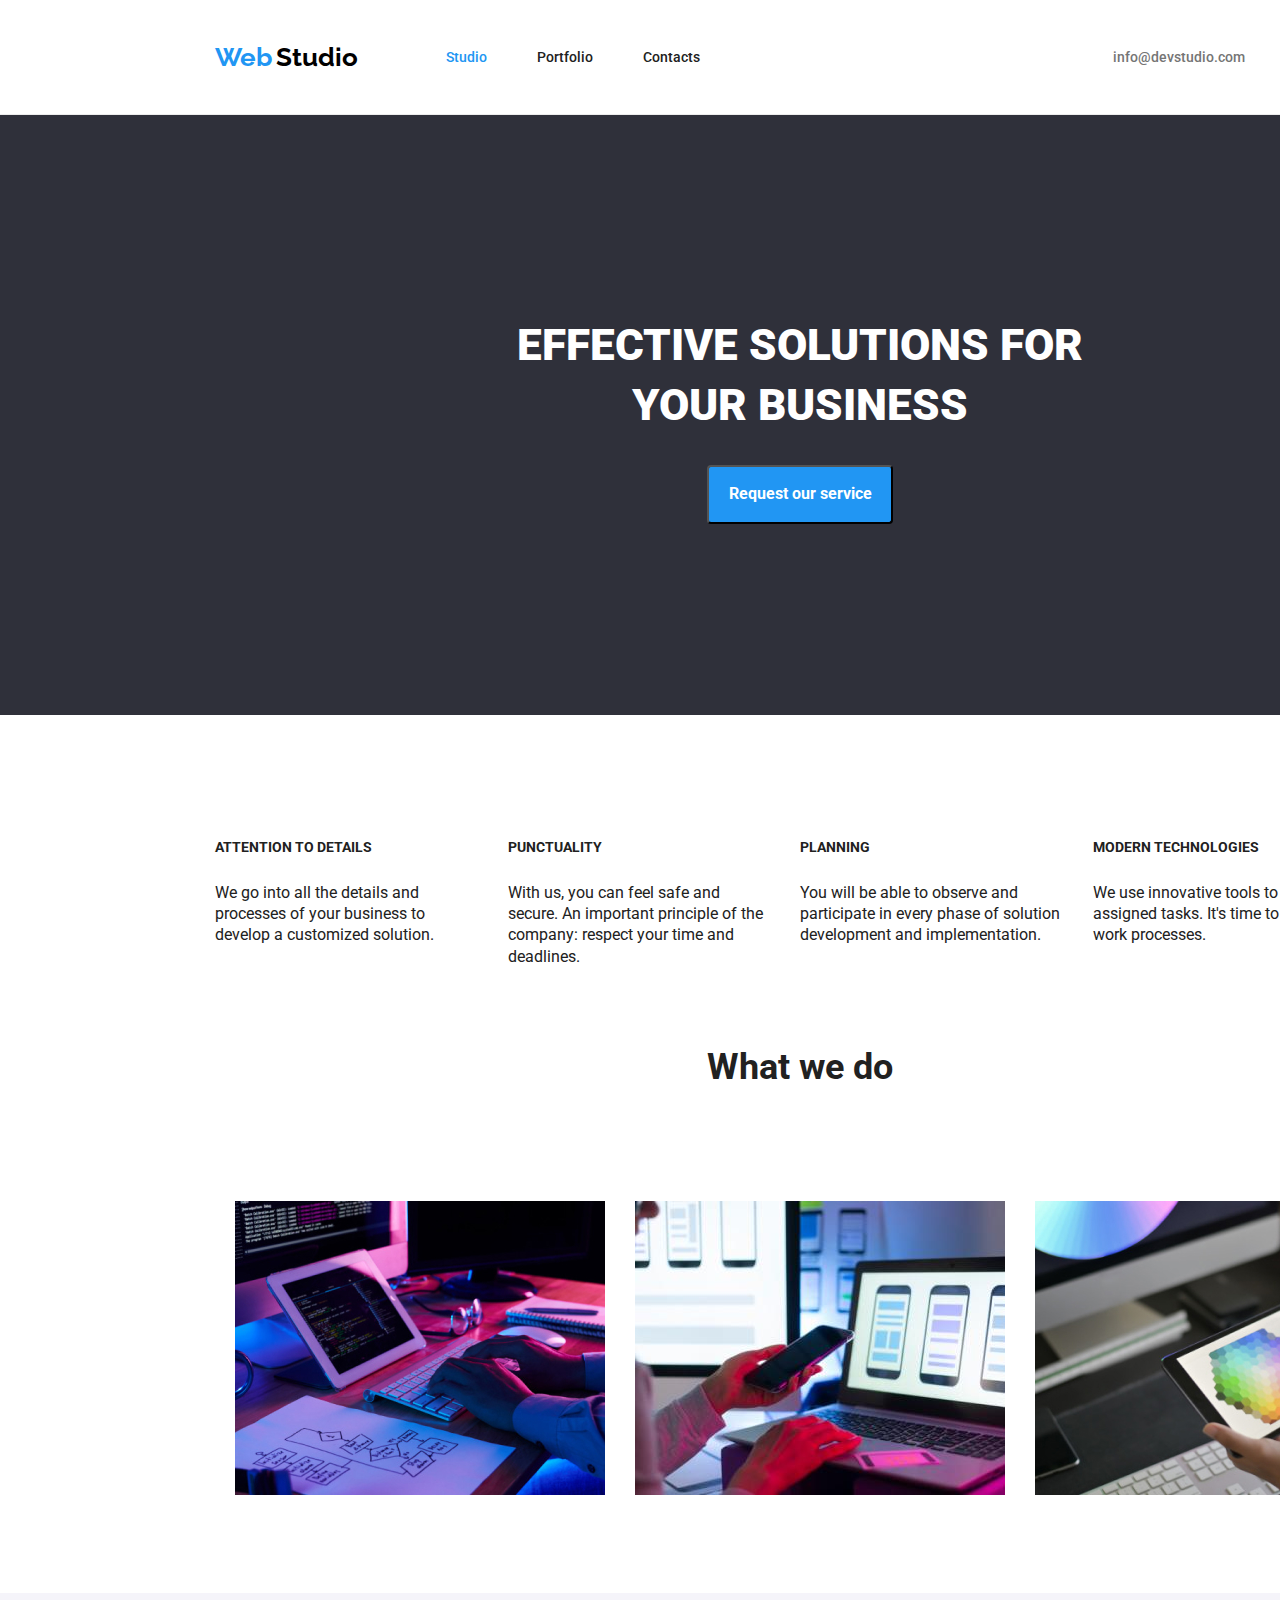
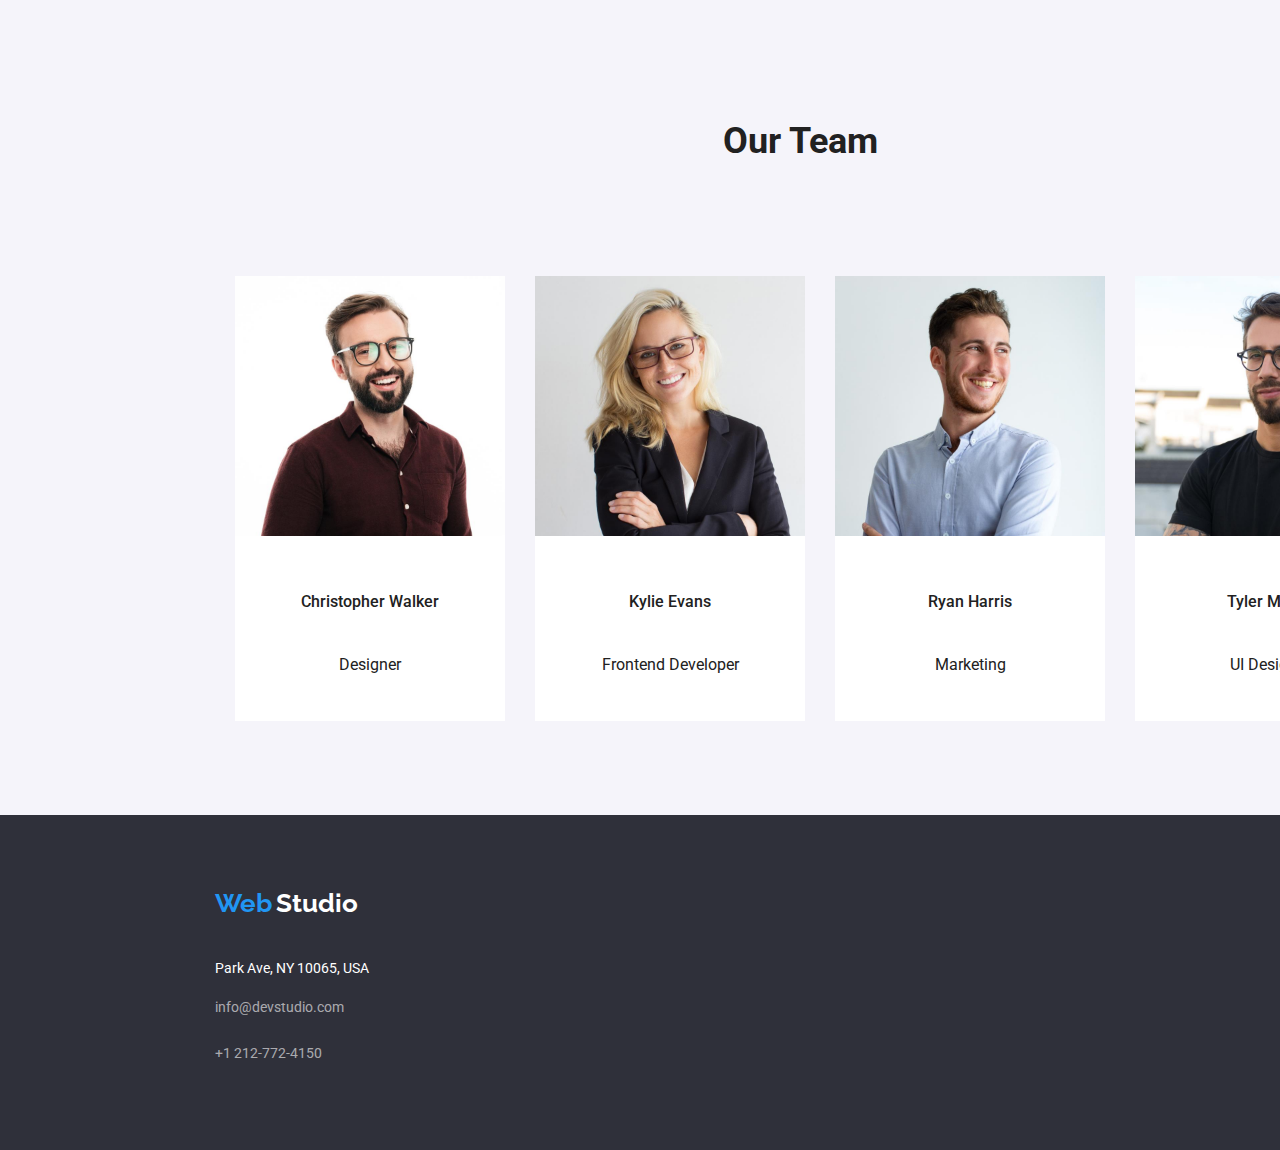
<file: index.html>
<!DOCTYPE html>
   <html lang="en">
   <head>
       <meta charset="UTF-8">
       <meta name="viewport" content="width=device-width, initial-scale=1.0">
    <title>Web Studio Homework Project</title>

    <link rel="preconnect" href="https://fonts.googleapis.com">
    <link rel="preconnect" href="https://fonts.gstatic.com" crossorigin>
    <link href="https://fonts.googleapis.com/css2?family=Raleway:wght@700&family=Roboto:wght@400;500;700;900&display=swap" rel="stylesheet">

    <link
    rel="stylesheet"
    href="https://cdnjs.cloudflare.com/ajax/libs/modern-normalize/1.0.0/modern-normalize.min.css"
  />

    <link rel="stylesheet" href="css/style.css" />

   </head>

   <body class="container">
     <header class="global-header">
        <a href="./logo.html"
    target="_blank">

    <div class="nav-container">
    <span class="Web-header">Web</span>
    <span class="Studio-header">Studio</span>
    </a>

    <nav class="main-navigation">
        <ul>
            <li><a href="index.html" class="nav-link current">Studio</a></li>
            <li><a href="portfolio.html" class="nav-link">Portfolio</a></li>
            <li><a href="#" class= "nav-link">Contacts</a></li>
        </ul>
    </nav>
   

   <nav class="contacts-header">
    <a href="mailto:info@devstudio.com">info@devstudio.com</a>
    <a href="tel:212-772-4150" class="phone-number">212-772-4150</a>
   </nav>

    </div>
</header>

    

   <main class="container">
    <section class="solutions-for-business">
        <h1>EFFECTIVE SOLUTIONS FOR <br>
            YOUR BUSINESS</h1>
            <button type="button">Request our service</button>
    </section>

    
    <section>
        <ul class="values">

    <li class="value-item"><h3>ATTENTION TO DETAILS</h3>
    <p>We go into all the details and processes of your business to develop a 
        customized solution.
    </p></li>

    <li class="value-item"><h3>PUNCTUALITY</h3>
    <p>With us, you can feel safe and secure. An important principle of the company: respect your time and deadlines.</p></li>

    <li class="value-item"><h3>PLANNING</h3>
    <p>You will be able to observe and participate in every phase of solution 
        development and implementation.</p></li>

    <li class="value-item"><h3>MODERN TECHNOLOGIES</h3>
    <p>We use innovative tools to solve assigned tasks. It's time to simplify work processes.</p></li>
        </ul>
        </section>

        <section class="what-we-do">
  <h2>What we do</h2>
   <ul>
    <li><img src="./images/img1.jpg" alt="Website Creation" width="370" /></li>
    <li><img src="./images/img2.jpg" alt="Phone" width="370" /></li>
    <li><img src="./images/img3.jpg" alt="Design" width="370" /></li>
   </ul>
 </section>


<div class="team">
    <h2>Our Team</h2>
    <ul class="team-page1">
    <li class="team-members">
        <img src="./images/team-member1.jpg" alt="Product Designer picture" width="270" />
    <h4>Christopher Walker</h4>
    <p>Designer</p>
    </li>

    <li class="team-members">
        <img src="./images/team-member2.jpg" alt="Frontend Developer picture" width="270"/>
    <h4>Kylie Evans</h4>
    <p>Frontend Developer</p>
    </li>

    <li class="team-members">
        <img src="./images/team-member3.jpg" alt="Marketing Team member picture" width="270" />
    <h4>Ryan Harris</h4>
    <p>Marketing</p>
    </li>

    <li class="team-members">
        <img src="./images/team-member4.jpg" alt="UI Designer picture" width="270" />
    <h4>Tyler Moore</h4>
    <p>UI Designer</p>
    </li>

    </ul>
  </section>
  </main>


  <footer class="address">

    <a href="./logo.html"
    target="_blank">

    <div class="address-container">
    <span class="Web">Web</span>
    <span class="Studio">Studio</span>
    </a>

    <address class="address-footer">Park Ave, NY 10065, USA</address>
    <address class="contacts-footer">
        <a href="mailto:info@devstudio.com" class="mail-footer">info@devstudio.com</a><br />
        <a href="tel:+1212-772-4150" class="phone-number-footer">+1 212-772-4150</a>
      </address>
    </div>

   </footer>
 </body>
 </html>
</file>
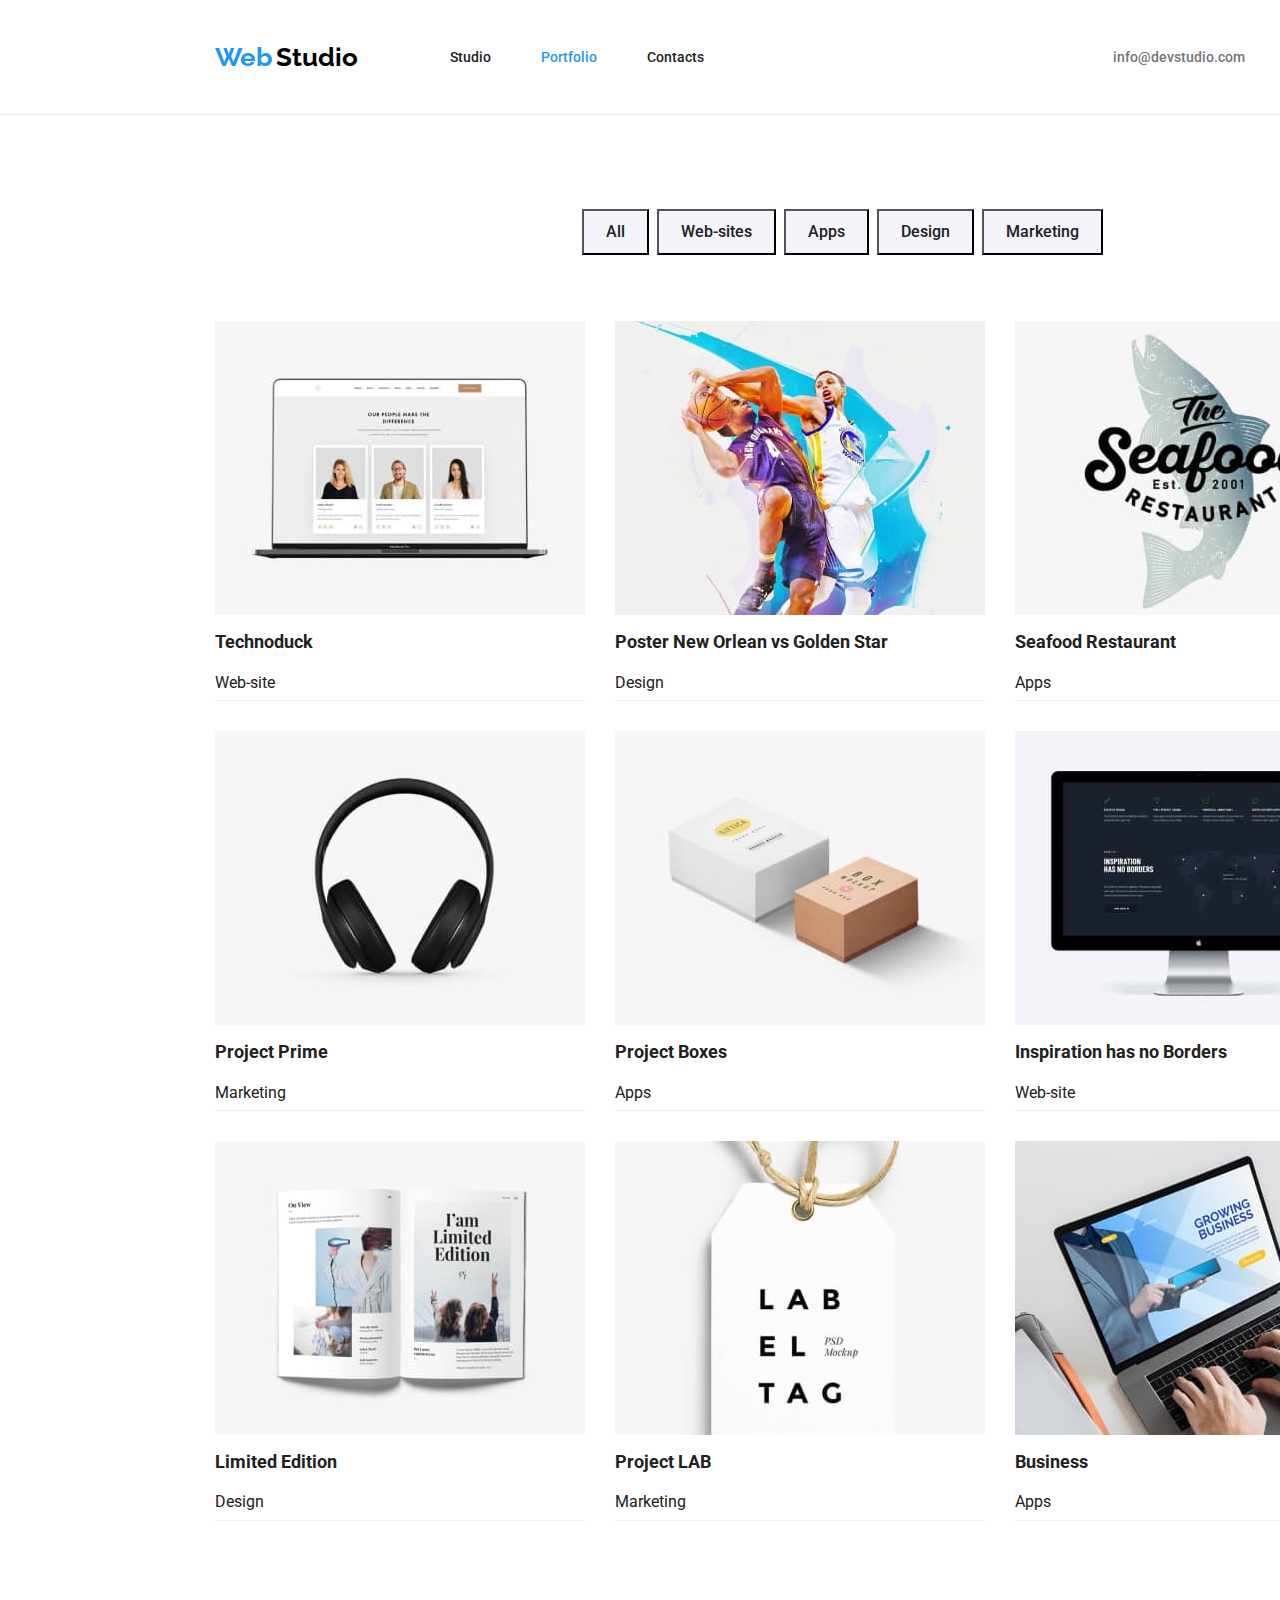
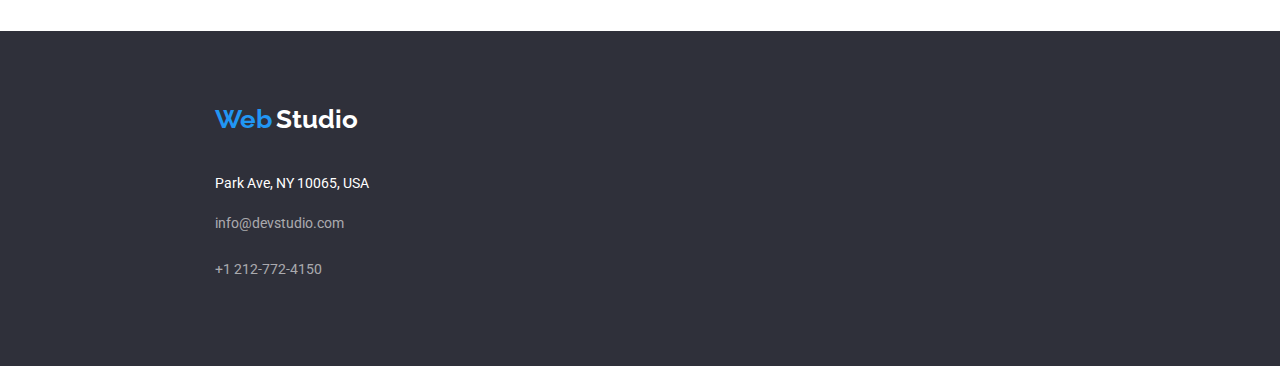
<file: portfolio.html>
<!DOCTYPE html>
  <html lang="en">
  <head>
    <meta charset="UTF-8">
    <meta name="viewport" content="width=device-width, initial-scale=1.0">
     <title>Portfolio</title>

     <link rel="preconnect" href="https://fonts.googleapis.com">
     <link rel="preconnect" href="https://fonts.gstatic.com" crossorigin>
     <link href="https://fonts.googleapis.com/css2?family=Raleway:wght@700&family=Roboto:wght@400;500;700;900&display=swap" rel="stylesheet">

     <link
     rel="stylesheet"
     href="https://cdnjs.cloudflare.com/ajax/libs/modern-normalize/1.0.0/modern-normalize.min.css"
   />

     <link rel="stylesheet" href="css/style.css" />
   </head>

<body class="container">
  <header class="global-header">
    <a href="./logo.html"
    target="_blank">

    <div class="nav-container">
    <span class="Web-header">Web</span>
    <span class="Studio-header">Studio</span>
    </a>


   <nav class="main-navigation">
    <ul>
        <li><a href="index.html" class="nav-link">Studio</a></li>
        <li><a href="portfolio.html" class="nav-link current">Portfolio</a></li>
        <li><a href="#" class= "nav-link">Contacts</a></li>
    </ul>
   </nav>
  
   <nav class="contacts-header2">
    <a href="mailto:info@devstudio.com">info@devstudio.com</a>
    <a href="tel:212-772-4150">212-772-4150</a>
  </nav>
</div>
</header>

 <main class="projects">
 <section class="portfolio-container">
    <nav class="types-of-projects">
        <ul>
            <li><button type="button">All</button></li>
            <li><button type="button">Web-sites</button></li>
            <li><button type="button">Apps</button></li>
            <li><button type="button">Design</button></li>
            <li><button type="button">Marketing</button></li>
        </ul>
    </nav>

        <ul class="card-set">
        <li class="items">
            <img src="images/portfolio1.jpg" alt="Technoduck" width="370" />
            <br />
            <span class="project-title">Technoduck</span>
            <br />
            <span class="project-type">Web-site</span>
        </li>
       
        <li class="items">
            <img src="./images/portfolio2.jpg" alt="Poster New Orlean vs Golden Star" width="370"/>
            <br />
           <span class="project-title">Poster New Orlean vs Golden Star</span>
            <br />
           <span class="project-type">Design</span>
        </li>
       
        <li class="items">
            <img src="./images/portfolio3.jpg" alt="Seafood Restaurant" width="370" />
            <br />
            <span class="project-title">Seafood Restaurant</span>
            <br />
            <span class="project-type">Apps</span>
        </li>
       
        <li class="items">
            <img src="./images/portfolio4.jpg" alt="Project Prime" width="370" />
            <br />
            <span class="project-title">Project Prime</span>
            <br />
            <span class="project-type">Marketing</span>
        </li>
       
        <li class="items">
            <img src="./images/portfolio5.jpg" alt="Project Boxes" width="370" />
            <br />
            <span class="project-title">Project Boxes</span>
            <br />
            <span class="project-type">Apps</span>
        </li>
       
        <li class="items">
            <img src="./images/portfolio6.jpg" alt="Inspiration has no Borders" width="370" />
            <br />
            <span class="project-title">Inspiration has no Borders</span>
            <br />
            <span class="project-type">Web-site</span>
        </li>
       
        <li class="items">
            <img src="./images/portfolio7.jpg" alt="Limited Edition" width="370" />
            <br />
            <span class="project-title">Limited Edition</span>
            <br />
            <span class="project-type">Design</span>
        </li>
       
        <li class="items">
            <img src="./images/portfolio8.jpg" alt="Project LAB" width="370" />
            <br />
            <span class="project-title">Project LAB</span>
            <br />
            <span class="project-type">Marketing</span>
        </li>

        <li class="items">
            <img src="./images/portfolio9.jpg" alt="Growing Business" width="370" />
            <br />
            <span class="project-title">Business</span>
            <br />
            <span class="project-type">Apps</span>
        </li>
       
    </ul>
         </section>
         </main>

  <footer class="address">

    <a href="./logo.html"
    target="_blank">

    <div class="address-container">
    <span class="Web">Web</span>
    <span class="Studio">Studio</span>
    </a>

    <address class="address-footer">Park Ave, NY 10065, USA</address>
    <address class="contacts-footer">
        <a href="mailto:info@devstudio.com" class="mail-footer">info@devstudio.com</a><br />
        <a href="tel:+1212-772-4150" class="phone-number-footer">+1 212-772-4150</a>
      </address>
    </div>
   </footer>

  </body>
  </html>
</file>
<file: css/style.css>
:root {
    --highlight-color: #2196F3;
}


body {
    color:#212121;
    font-family: Roboto, sans-serif;
}

.nav-link {
        color:#212121;
        font-weight: 500;
        font-size: 14px;
        line-height: 1.17;
        letter-spacing: 2%;
        text-decoration: none;
    }

    .current {
        color: var(--highlight-color);
    }   


ul {
    list-style-type: none;
}

.solutions-for-business {
    background-color: #2F303A;
}

.solutions-for-business button {
    background-color:#2196F3;
    color: #FFFFFF;
    font-family: inherit;
    font-weight: 700;
    font-size: 16px;
    line-height: 2.14;
    letter-spacing: 6%;
    text-align: center;
}

.solutions-for-business button:hover,
.solutions-for-business button:focus {
    cursor: pointer;
    background-color:#1c8fee;
    text-shadow: 0px 4px 4px 0px #00000026;
}


.team {
    background-color:#F5F4FA;
}

.team-members {
    background-color: white;
}

h1 {
    color: #FFFFFF;
    font-weight: 900;
    font-size: 44px;
    line-height: 4.28;
    letter-spacing: 6%;
    text-align: center;
}

h2 {
    color: background: #212121;    ;
    font-weight: 700;
    font-size: 36px;
    line-height: 3.01;
    letter-spacing: 3%;
    text-align: center;
}

h3 {
    color: background: #212121;
    font-weight: 700;
    font-size: 14px;
    line-height: 1.17;
    letter-spacing: 3%;
}

h4 {
    color: background: #212121;
    font-weight: 500;
    font-size: 16px;
    line-height: 1.33;
    letter-spacing: 3%;
    text-align: center;
}

p {
    color: background: #757575;
    font-size: 16px;
    line-height: 1.33;
    letter-spacing: 3%;
    text-align: center;
}

.types-of-projects button {
    cursor: pointer;
    background-color: #F5F4FA;
    color: #212121;
    font-family: inherit;
    font-weight: 500;
    font-size: 16px;
    line-height: 1.85;
    letter-spacing: 3%;
}

.projects .types-of-projects button:hover,
.projects .types-of-projects button:focus {
    color:#FFFFFF;
    background-color:#2196F3;
}

.project-title {
    color: background: #212121;
    font-weight: 700;
    font-size: 18px;
    line-height: 2.57;
    letter-spacing: 6%;
}

.project-type {
    color:background: #757575;
    font-weight: 400;
    font-size: 16px;
    line-height: 2.14;
    letter-spacing: 3%;
}


.global-header .main-navigation a:hover,
.global-header .main-navigation a:focus { 
    color:var(--highlight-color);
}

.contacts-header a {
    color: #757575;
    font-weight: 500;
    font-size: 14px;
    line-height: 1.17;
    letter-spacing: 2%;
    text-decoration: none;
}

.contacts-header a:hover,
.contacts-header a:focus {
color:#2196F3;
}

.contacts-header2 a {
    color: #757575;
    font-weight: 500;
    font-size: 14px;
    line-height: 1.17;
    letter-spacing: 2%;
    text-decoration: none;
}

.contacts-header2 a:hover,
.contacts-header2 a:focus {
color:#2196F3;
}

.address {
    background-color: #2F303A;
}

.address a {
    text-decoration: none;
}
.address a:link
.address a:focus {
    color:#FFFFFF99;
}

.address-footer {
    color:#FFFFFF;
    font-weight: 400;
    font-size: 14px;
    line-height: 1.17;
    letter-spacing: 3%;
    font-style: normal;
}

.address .contacts-footer a {
    color:#FFFFFF99;
    font-weight: 400;
    font-size: 14px;
    line-height: 1.14;
    letter-spacing: 3%;
    font-style: normal;
}

.address .contacts-footer a:hover,
.address .contacts-footer a:focus {
color:#2196F3;
}

.Web {
    color: #2196f3;
    font-family: Raleway;
    font-weight: 700;
    font-size: 26px;
    line-height: 2.18;
    letter-spacing: 3%;
}

.Studio {
    color:#FFFFFF;
    font-family: Raleway;
    font-weight: 700;
    font-size: 26px;
    line-height: 2.18;
    letter-spacing: 3%;
}
.Web-header {
    color:#2196f3;
    font-family: Raleway;
    font-weight: 700;
    font-size: 26px;
    line-height: 2.18;
    letter-spacing: 3%;
}

.Studio-header {
    color:#000000 ;
    font-family: Raleway;
    font-weight: 700;
    font-size: 26px;
    line-height: 2.18;
    letter-spacing: 3%;
}

a {
    text-decoration: none;
}













.global-header .main-navigation ul {
    display: flex; 
    width: 259px;
    justify-content: space-between;
    gap: 50px;
    padding: 32px;
}

.nav-container {
    display: flex;
    align-items: center;
    justify-content: space-between;
    margin-left: 215px;
}

.contacts-header {
    display: flex;
    flex-direction: row;
    margin-right: 225px;
    gap: 40px;
    padding-left: 385px;
    padding-top: 32px;
    padding-bottom: 32px;
}

.solutions-for-business h1 {
    padding-top: 200px;
    padding-bottom: 30px;
}
.values{
    display: flex;
    flex-wrap: wrap;
    gap: 30px;
    padding: 0;
    list-style: none;
    width: 1170px;
    margin-left: 215px;
    margin-right: 215px;
}

.values h3{
    padding-top: 94px;
}
.values p{
    text-align: left;
}

.what-we-do ul{
    display: flex;
    flex-direction: row;
    justify-content: center;
    align-items: center;
    width: 1170px;
    gap: 30px;
    margin-left: 215px;
    margin-right: 215px;
    margin-bottom: 94px;
}

.what-we-do h2{
    padding-bottom: 50px;
}


.team h2 {
    padding-top: 94px;
    padding-bottom: 50px;
}


.team ul{
    display: flex;
    flex-direction: row;
    justify-content: center;
    align-items: center;
    width: 1170px;
    gap: 30px;
    margin-left: 215px;
    margin-right: 215px;
    padding-bottom: 94px;
}

.team-page1 h4 {
    padding-top: 30px;
    padding-bottom: 10px;
}

.team-page1 p {
    padding-top: 10px;
    padding-bottom: 30px;
}

.value-item {
    flex-basis: calc((100% - 120px) / 4);
}

.value-item h3 {
    padding-bottom: 10px;
   }
   
.solutions-for-business{
    height: 600px;
   }

.solutions-for-business button {
    display: flex;
    align-items: center;
    border-radius: 4px;
    margin: 0 auto;
    padding-top: 10px;
    padding-bottom: 10px;
    padding-left: 20px;
    padding-right: 19px;
}

.solutions-for-business h1 {
    line-height: 60px;
    padding-bottom: 30px;
    margin: 0px;
}



.portfolio-container {
    width: 1170px;
    margin-left: 215px;
    margin-right: 215px;
    padding-bottom: 94px;
}

.types-of-projects ul {
    display: flex;
    flex-direction: row;
    margin-top: 174px;
    width: 516px;
    gap: 8px;
    margin: 0 auto;
    padding-top: 94px;
    padding-bottom: 50px;
    white-space: nowrap;
}

.types-of-projects button {
    padding: 6px 22px;
}

 .card-set {
  display: flex;
  flex-wrap: wrap;
  gap: 30px;
  padding:0;
  list-style: none;
  border-bottom: border: 1px solid #EEEEEE;
  }

  .items {
    flex-basis: calc((100% - 90px) / 3);
    border-bottom: 1px solid #EEEEEE;
  }


  .container {
    width: 1600px;
    align-items: center;
}

.global-header {
    border-bottom: 1px solid #ececec;
    margin-bottom: 0px;
}

.contacts-header2 {
    display: flex;
    flex-direction: row;
    margin-right: 225px;
    gap: 40px;
    padding-left: 376px;
    padding-top: 32px;
    padding-bottom: 32px;
}

.address{
padding-top: 0px;
}

.address-container {
    padding-top: 60px;
    padding-bottom: 28px;
    margin-left: 215px;
}

.team-page1 {
    margin-bottom: 0px;
}

.address-footer{
    padding-top: 28px;
    padding-bottom: 12px;
}

.contacts-footer .mail-footer {
    display: flex;
    padding-top: 12px;
}

.contacts-footer .phone-number-footer {
    display: flex;
    padding-top: 12px;
    padding-bottom: 60px;
}
</file>
